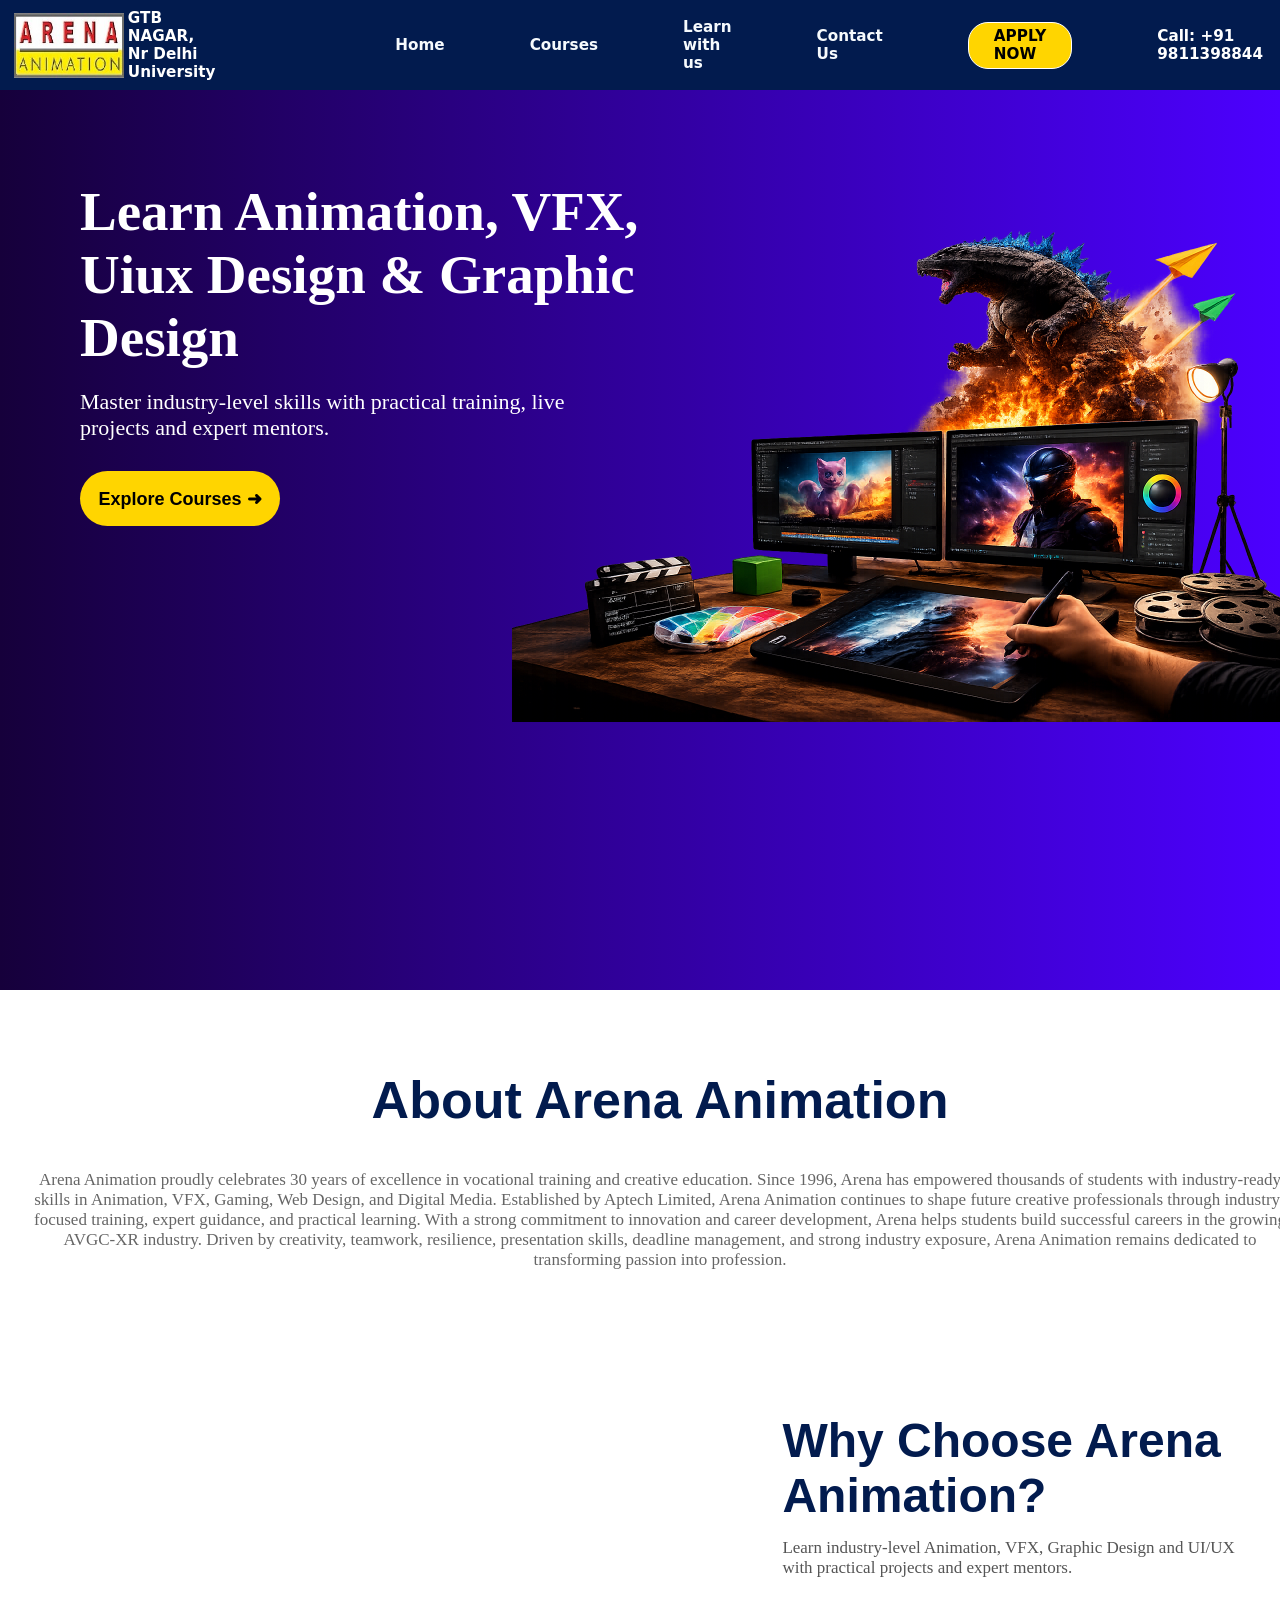
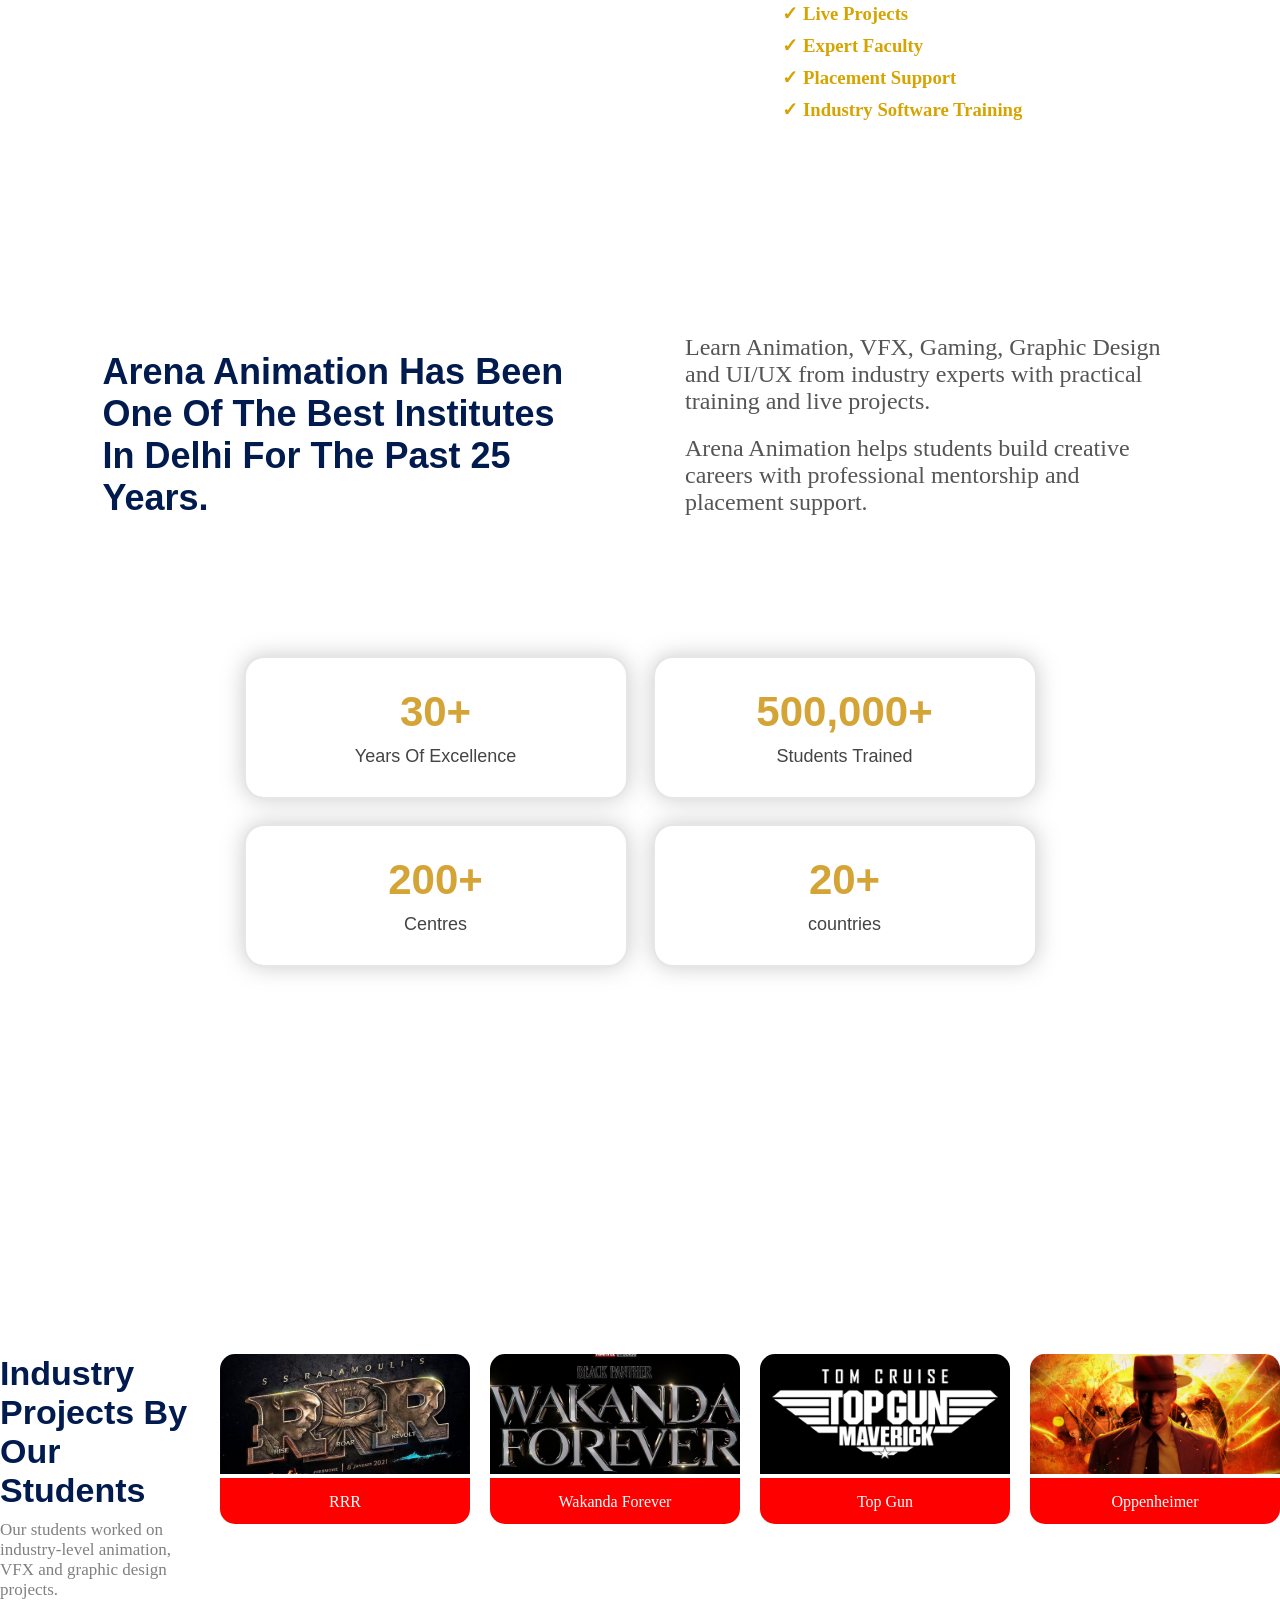
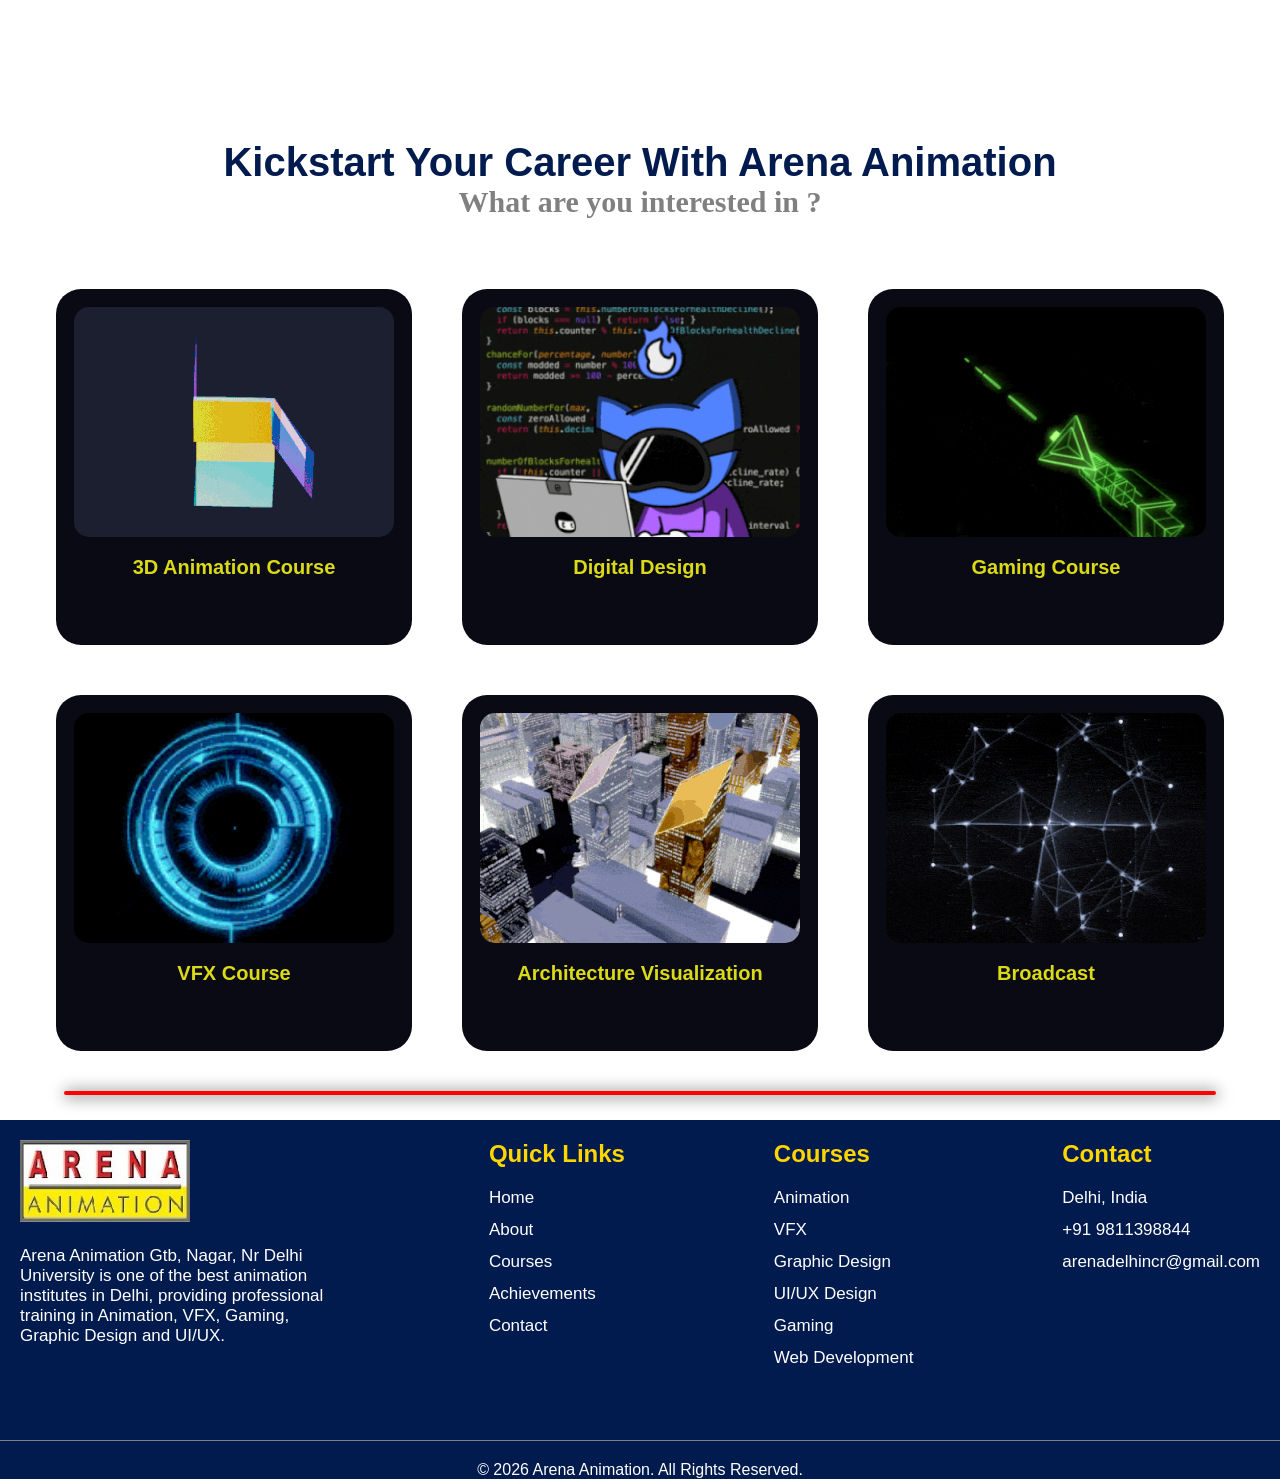
<file: index.html>
<!DOCTYPE html>
<html lang="en">
<head>
    <meta charset="UTF-8">
    <meta name="viewport" content="width=device-width, initial-scale=1.0">
    <link rel="stylesheet" href="index.css">
     <link
    rel="stylesheet" href="https://cdnjs.cloudflare.com/ajax/libs/animate.css/4.1.1/animate.min.css"/>
    <title>Arean Animation</title>
</head>

<header>
<div class="navbar">

    <img src="images/arena-animation-logo.jpg" alt="logo" class="logostyle"><h3 style="margin-right: 100px;">GTB NAGAR, <br/>Nr Delhi University</h3>

    <input type="checkbox" id="menu-toggle">

    <label for="menu-toggle" class="hamburger">
        <span></span>
        <span></span>
        <span></span>
    </label>

    <div class="nav-links">
        <a href="index.html">
        <h3>Home</h3>
        </a>
        <a href="courses.html">
        <h3>Courses</h3>
        </a>
        <a href="learnwithus.html">
        <h3>Learn with us</h3>
        </a>
        <a href="contact.html">
        <h3>Contact Us</h3>
        </a>
        <a href="contact.html">
        <h3 id="button">APPLY NOW</h3>
        </a>
        <h3>Call: +91 9811398844</h3>
    </div>

</div>
      <section>
  <div class='air air1'></div>
  <div class='air air2'></div>
  <div class='air air3'></div>
  <div class='air air4'></div>
</section>

<div id="main-section">
<div id="text">

<h1>Learn Animation, VFX, Uiux Design & Graphic Design</h1>

<p>
Master industry-level skills with practical training,
live projects and expert mentors.
</p>
<a href="courses.html">
<button>Explore Courses ➜</button>
</a>
</div>
<img src="images/mainimg2.PNG" alt="mainimg" id="mainimg">

</div>
</header>

<body>

<section id="about-title">

<h2>About Arena Animation</h2>

<p>
Arena Animation proudly celebrates 30 years of excellence in vocational training and creative education. Since 1996, Arena has empowered thousands of students with industry-ready skills in Animation, VFX, Gaming, Web Design, and Digital Media.
Established by Aptech Limited, Arena Animation continues to shape future creative professionals through industry-focused training, expert guidance, and practical learning. With a strong commitment to innovation and career development, Arena helps students build successful careers in the growing AVGC-XR industry.
Driven by creativity, teamwork, resilience, presentation skills, deadline management, and strong industry exposure, Arena Animation remains dedicated to transforming passion into profession.
</p>

</section>

<section id="about">

<div class="about-img">
<video autoplay muted loop playsinline controlsList="nodownload nofullscreen noremoteplayback" disablePictureInPicture class="gif4style">
<source src="images/gif5.mp4" type="video/mp4">
</video>
</div>

<div class="about-text">
<h1>Why Choose Arena Animation?</h1>
<p>
 Learn industry-level Animation, VFX,
 Graphic Design and UI/UX with
 practical projects and expert mentors.
</p>

        <div class="points">
            <h3>✓ Live Projects</h3>
            <h3>✓ Expert Faculty</h3>
            <h3>✓ Placement Support</h3>
            <h3>✓ Industry Software Training</h3>
        </div>
    </div>

</section>

<section id="stats-section">

 <div class="top-content">

 <div class="left-text">

<h1>

Arena Animation Has Been One Of The Best Institutes

 In Delhi For The Past 25 Years.

</h1>

</div>

 <div class="right-text">

<p>

Learn Animation, VFX, Gaming, Graphic Design and UI/UX

from industry experts with practical training and live projects.

 </p>

<p>

 Arena Animation helps students build creative careers with

 professional mentorship and placement support.

</p>

</div>

</div>

<div class="stats-boxes">

<div class="box">

<h2>30+</h2>

<p>Years Of Excellence</p>

</div>

<div class="box">

<h2>500,000+</h2>

<p>Students Trained</p>

</div>

<div class="box">

 <h2>200+</h2>

<p>Centres</p>

</div>

<div class="box">

 <h2>20+</h2>

<p>countries</p>

</div>

</div>

</section>   


</div>


<section id="industry">

    <div class="left">

        <h1>Industry Projects By Our Students</h1>

        <p>
            Our students worked on industry-level animation,
            VFX and graphic design projects.
        </p>

    </div>

    <div class="right">

        <div class="card">
            <img src="images/rrr.jpg">
            <p>RRR</p>
        </div>

        <div class="card">
            <img src="images/wakanda.jpg">
            <p>Wakanda Forever</p>
        </div>

        <div class="card">
            <img src="images/topgun.png">
            <p>Top Gun</p>
        </div>

        <div class="card">
            <img src="images/oppenheimer.jpg">
            <p>Oppenheimer</p>
        </div>

    </div>

</section>


<div id="courses">
    <h2>Kickstart Your Career With Arena Animation</h2>
    <h3>What are you interested in ?</h3>
</div>
<div id="mainbackground">
</div>
<div id="coursess">
<div class="our-courses">
<img src="images/cube-animation.gif" alt="animation" class="courseimg">
<h2>3D Animation Course</h2>
</div>

<div class="our-courses">
<img src="images/digital.gif" alt="digital-designing" class="courseimg">
<h2>Digital Design</h2>
</div>

<div class="our-courses">
<img src="images/gaming.gif" alt="digital-designing" class="courseimg">
<h2>Gaming Course</h2>
</div>

<div class="our-courses">
<img src="images/vfx.gif" alt="digital-designing" class="courseimg">
<h2>VFX Course</h2>
</div>

<div class="our-courses">
<img src="images/architecture.gif" alt="digital-designing" class="courseimg">
<h2>Architecture Visualization</h2>
</div>

<div class="our-courses">
<img src="images/broadcast.gif" alt="digital-designing" class="courseimg">
<h2>Broadcast</h2>
</div>
</div>

<div id="foreground">   
</div>

<footer id="footer">

 <div class="footer-box">

<div class="footer-about">
 <img src="images/arena-animation-logo.jpg" alt="Arena Animation" class="footer-logo">

<p>
 Arena Animation Gtb, Nagar, Nr Delhi University is one of the best animation institutes in Delhi,
 providing professional training in Animation, VFX, Gaming,
 Graphic Design and UI/UX.
</p>
</div>
<div class="footer-links">
<h2>Quick Links</h2>

<a href="index.html">Home</a>
<a href="index.html#about">About</a>
<a href="index.html#courses">Courses</a>
<a href="index.html#stats-section">Achievements</a>
<a href="contact.html">Contact</a>
 </div>

<div class="footer-links">
 <h2>Courses</h2>

 <a href="courses.html#pop-courses">Animation</a>
<a href="courses.html#pop-courses">VFX</a>
 <a href="courses.html#pop-courses">Graphic Design</a>
 <a href="courses.html#pop-courses">UI/UX Design</a>
 <a href="courses.html#pop-courses">Gaming</a>
 <a href="courses.html#pop-courses">Web Development</a>
</div>
<div class="footer-links">
<h2>Contact</h2>

<p>Delhi, India</p>
 <p>+91 9811398844</p>
<p>arenadelhincr@gmail.com</p>
</div>

</div>

<div class="footer-bottom">
     <p>© 2026 Arena Animation. All Rights Reserved.</p>
 </div>

</footer>

</body>
</html>
</file>
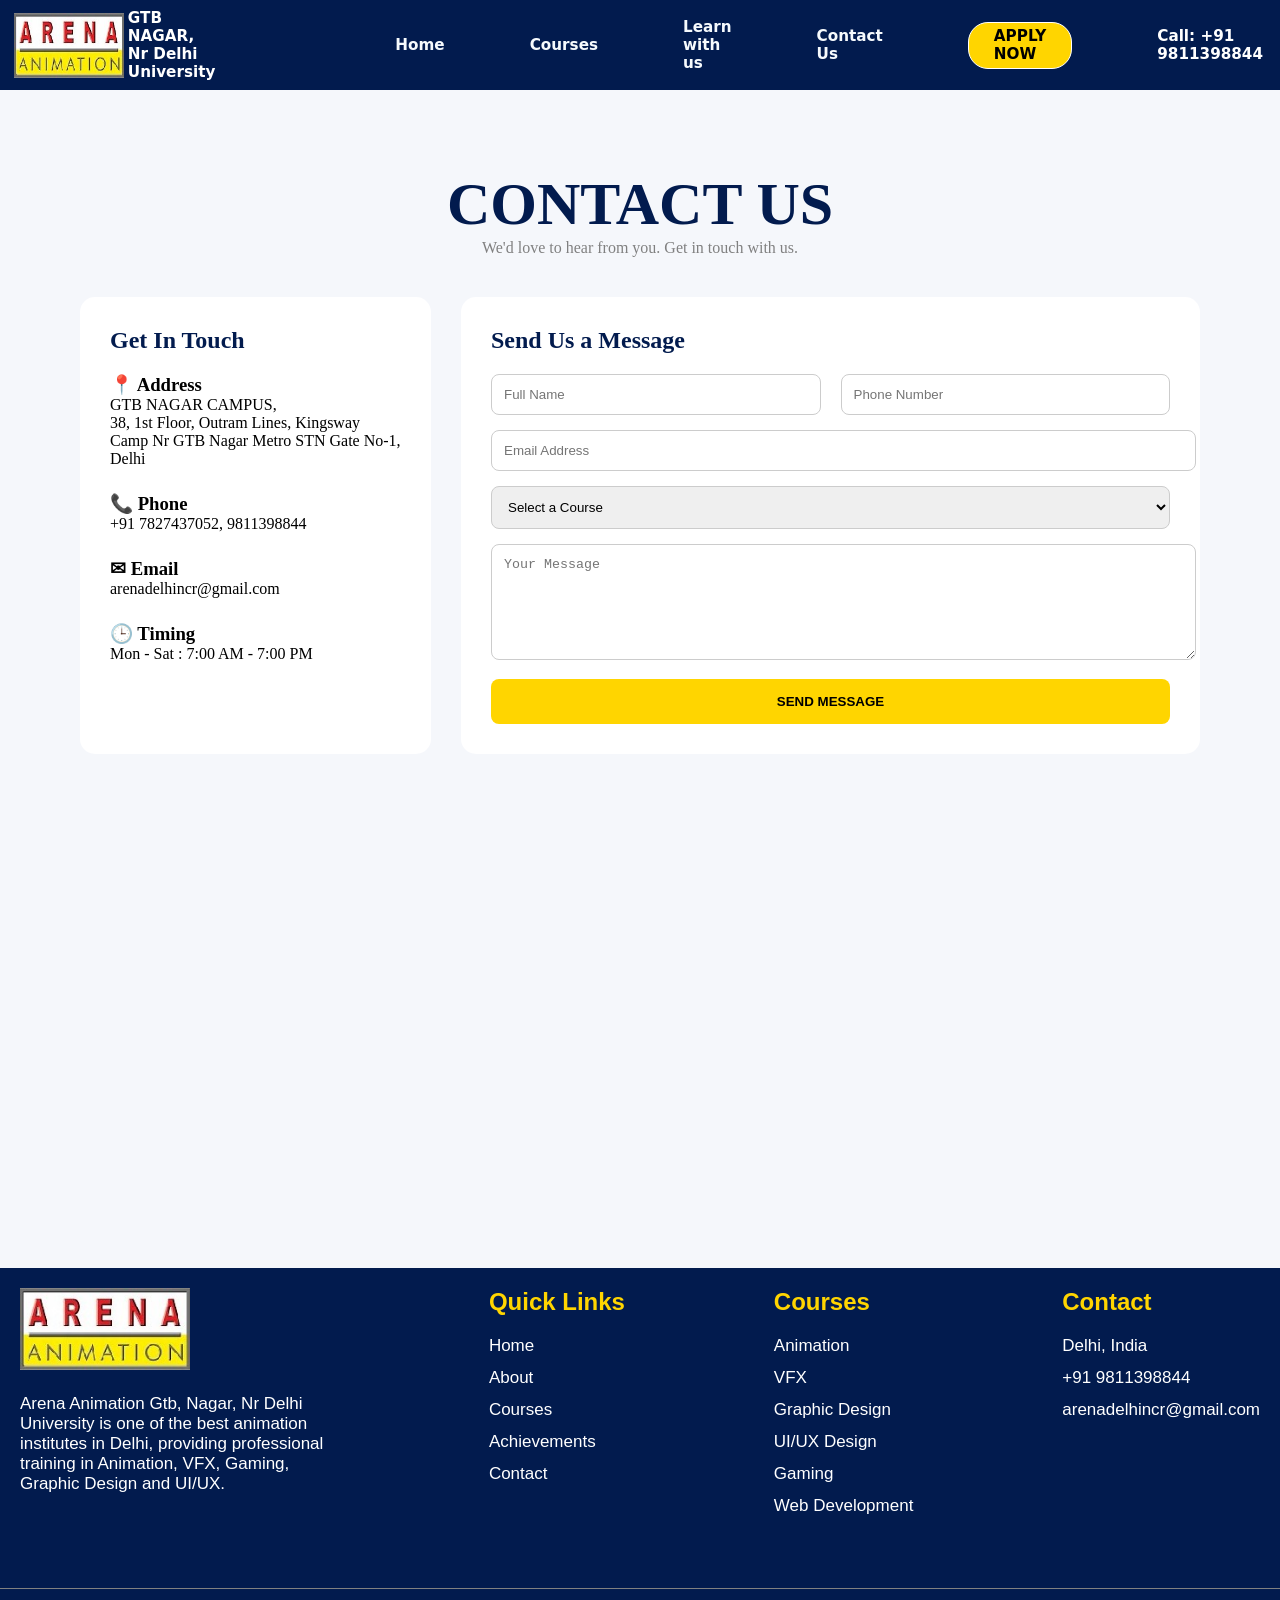
<file: contact.html>
<!DOCTYPE html>
<html lang="en">
<head>
    <meta charset="UTF-8">
    <meta name="viewport" content="width=device-width, initial-scale=1.0">
    <link rel="stylesheet" href="contact.css">
    <title>Contactus</title>
</head>

<header>
<div class="navbar">
<img src="images/arena-animation-logo.jpg" alt="logo" class="logostyle"><h3 style="margin-right: 100px;">GTB NAGAR, <br/>Nr Delhi University</h3>
<input type="checkbox" id="menu-toggle">
<label for="menu-toggle" class="hamburger">
<span></span>
<span></span>
<span></span>
</label>

   <div class="nav-links">
        <a href="index.html">
        <h3>Home</h3>
        </a>
        <a href="courses.html">
        <h3>Courses</h3>
        </a>
        <a href="learnwithus.html">
        <h3>Learn with us</h3>
        </a>
        <a href="contact.html">
        <h3>Contact Us</h3>
        </a>
        <a href="contact.html">
        <h3 id="button">APPLY NOW</h3>
        </a>
        <h3>Call: +91 9811398844</h3>
    </div>
</div>
</header>

<body>
     
<section id="contactus-page">

<h1>CONTACT US</h1>
<p class="subheading">
We'd love to hear from you. Get in touch with us.
</p>

<div class="contactus-container">

<div class="contactus-info">
<h2>Get In Touch</h2>

<div class="info-box">
<h3>📍 Address</h3>
<p>GTB NAGAR CAMPUS,<br>38, 1st Floor, Outram Lines, Kingsway Camp Nr GTB Nagar Metro STN Gate No-1, Delhi</p>
</div>

<div class="info-box">
<h3>📞 Phone</h3>
<p>+91 7827437052, 9811398844</p>
</div>

<div class="info-box">
<h3>✉ Email</h3>
<p>arenadelhincr@gmail.com</p>
</div>

<div class="info-box">
<h3>🕒 Timing</h3>
<p>Mon - Sat : 7:00 AM - 7:00 PM</p>
</div>
</div>

<div class="contactus-form">
<h2>Send Us a Message</h2>

<form>
<div class="form-row">
<input type="text" placeholder="Full Name">
<input type="tel" placeholder="Phone Number">
</div>

<input type="email" placeholder="Email Address">
<select>
<option>Select a Course</option>
<option>Animation</option>
<option>VFX</option>
<option>Graphic Design</option>
<option>UI/UX</option>
<option>Game Development</option>
<option>Web Development</option>
</select>

<textarea rows="6" placeholder="Your Message"></textarea>
<button type="submit">
SEND MESSAGE
</button>
</form>
</div>
</div>

<div class="map-section">
<iframe
src="https://www.google.com/maps/embed?pb=!1m18!1m12!1m3!1d3499.6412765556383!2d77.2051855!3d28.7003755!2m3!1f0!2f0!3f0!3m2!1i1024!2i768!4f13.1!3m3!1m2!1s0x390cfdee23a9f1fd%3A0x7eeb2fefc55b4be6!2sArena%20Animation%20-%20Best%20Animation%20Institute%20in%20Delhi!5e0!3m2!1sen!2sin!4v1780909296655!5m2!1sen!2sin" width="600" height="450" style="border:0;" allowfullscreen="" loading="lazy" referrerpolicy="no-referrer-when-downgrade">
</iframe>
</div>
</section>    

<footer id="footer">
<div class="footer-box">
<div class="footer-about">
 <img src="images/arena-animation-logo.jpg" alt="Arena Animation" class="footer-logo">
<p>
 Arena Animation Gtb, Nagar, Nr Delhi University is one of the best animation institutes in Delhi,
 providing professional training in Animation, VFX, Gaming,
 Graphic Design and UI/UX.
</p>
</div>

<div class="footer-links">
<h2>Quick Links</h2>

<a href="index.html">Home</a>
<a href="index.html#about">About</a>
<a href="index.html#courses">Courses</a>
<a href="index.html#stats-section">Achievements</a>
<a href="contact.html">Contact</a>
 </div>

<div class="footer-links">
 <h2>Courses</h2>

 <a href="courses.html#pop-courses">Animation</a>
<a href="courses.html#pop-courses">VFX</a>
 <a href="courses.html#pop-courses">Graphic Design</a>
 <a href="courses.html#pop-courses">UI/UX Design</a>
 <a href="courses.html#pop-courses">Gaming</a>
 <a href="courses.html#pop-courses">Web Development</a>
</div>

<div class="footer-links">
<h2>Contact</h2>

<p>Delhi, India</p>
 <p>+91 9811398844</p>
<p>arenadelhincr@gmail.com</p>
</div>

</div>

<div class="footer-bottom">
     <p>© 2026 Arena Animation. All Rights Reserved.</p>
 </div>

</footer>


</body>
</html>
</file>
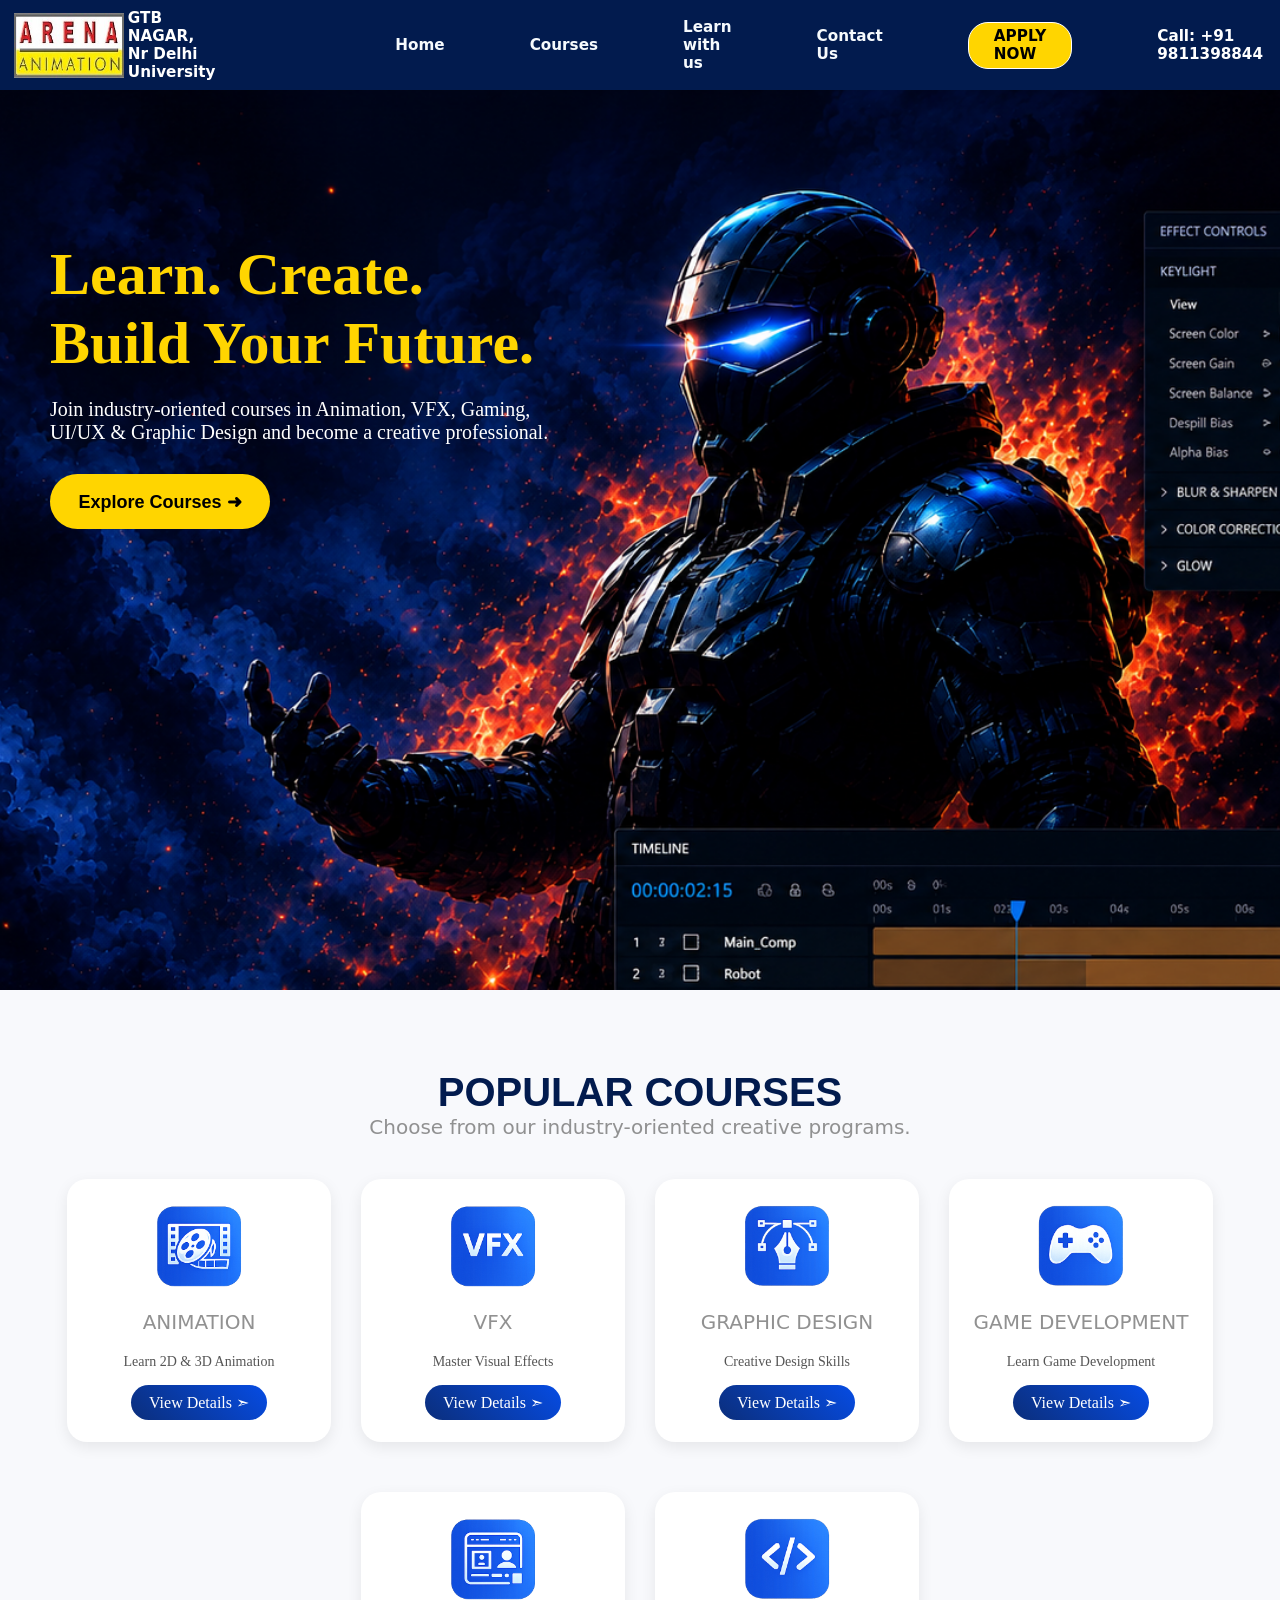
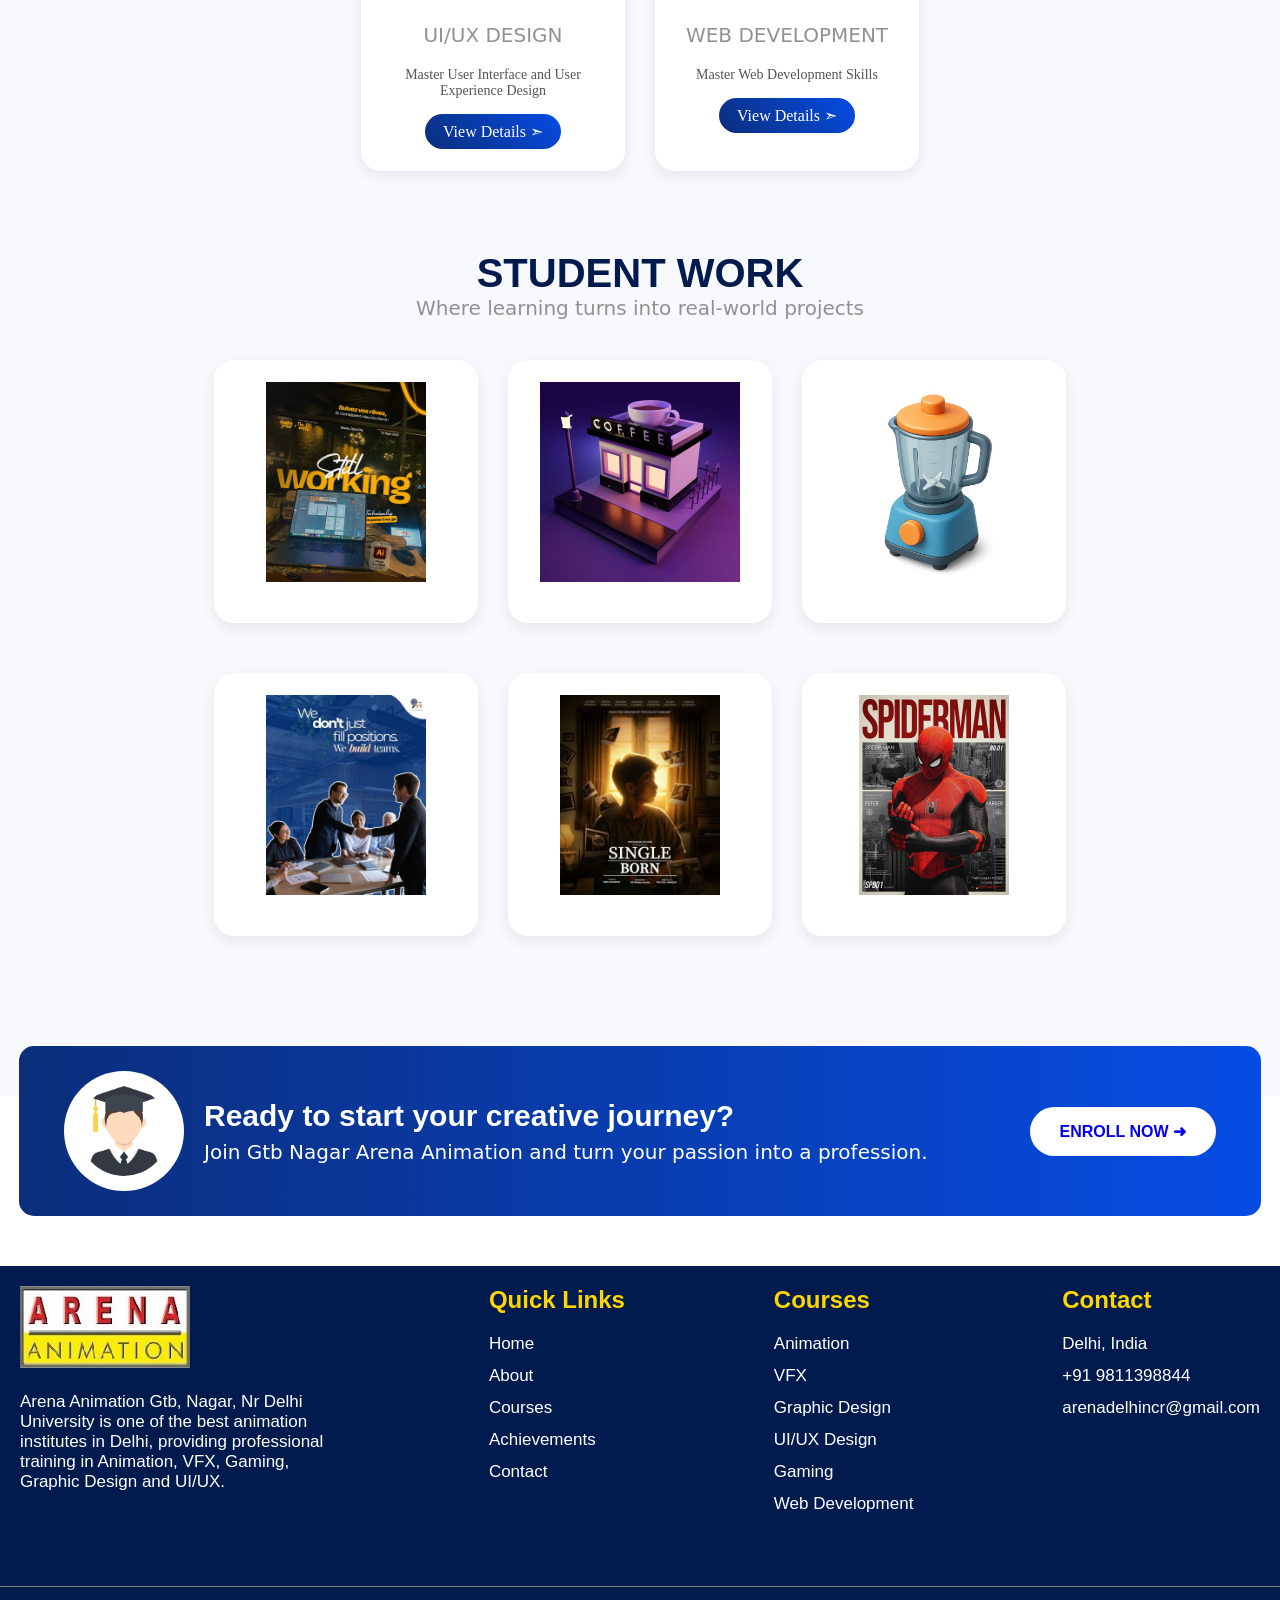
<file: courses.html>
<!DOCTYPE html>
<html lang="en">
<head>
    <meta charset="UTF-8">
    <meta name="viewport" content="width=device-width, initial-scale=1.0">
    <link rel="stylesheet" href="courses.css">
    <title>Document</title>
</head>

<header>

<div class="navbar">

    <img src="images/arena-animation-logo.jpg" alt="logo" class="logostyle"><h3 style="margin-right: 100px;">GTB NAGAR, <br/>Nr Delhi University</h3>

    <input type="checkbox" id="menu-toggle">

    <label for="menu-toggle" class="hamburger">
        <span></span>
        <span></span>
        <span></span>
    </label>

     <div class="nav-links">
        <a href="index.html">
        <h3>Home</h3>
        </a>
        <a href="courses.html">
        <h3>Courses</h3>
        </a>
        <a href="learnwithus.html">
        <h3>Learn with us</h3>
        </a>
        <a href="contact.html">
        <h3>Contact Us</h3>
        </a>
        <a href="contact.html">
        <h3 id="button">APPLY NOW</h3>
        </a>
        <h3>Call: +91 9811398844</h3>
    </div>
    </div>

<div id="course-section">

    <div id="course-text">

        <h1>Learn. Create.<br> Build Your Future.</h1>

        <p>
            Join industry-oriented courses in Animation,
            VFX, Gaming, UI/UX & Graphic Design and become
            a creative professional.
        </p>
        <a href="#pop-courses">
        <button>Explore Courses ➜</button>
        </a>
    </div>

</div>

</header>

<body>
    
<section id="pop-courses">

<h2>POPULAR COURSES</h2>
<h3>Choose from our industry-oriented creative programs.</h3>

<div class="course-container"> 

<div class="card">
    <img src="images/animation-icon.png" alt="animation-icon" class="course-icon">
    <h3>ANIMATION</h3>
    <p>Learn 2D & 3D Animation</p>
    <a href="#">View Details ➣</a>
</div>

<div class="card">
    <img src="images/vfx-icon.png" alt="animation-icon">
    <h3>VFX</h3>
    <p>Master Visual Effects</p>
    <a href="#">View Details ➣</a>
</div>

<div class="card">
    <img src="images/graphic-icon.png" alt="animation-icon">
    <h3>GRAPHIC DESIGN</h3>
    <p>Creative Design Skills</p>
    <a href="#">View Details ➣</a>
</div>

<div class="card">
    <img src="images/games-icon.png" alt="animation-icon">
    <h3>GAME DEVELOPMENT</h3>
    <p>Learn Game Development</p>
    <a href="#">View Details ➣</a>
</div>

<div class="card">
    <img src="images/uiux-icon.png" alt="animation-icon">
    <h3>UI/UX DESIGN</h3>
    <p>Master User Interface and User Experience Design</p>
    <a href="#">View Details ➣</a>
</div>

<div class="card">
    <img src="images/development-icon.png" alt="animation-icon">
    <h3>WEB DEVELOPMENT</h3>
    <p>Master Web Development Skills</p>
    <a href="#">View Details ➣</a>
</div>
</div>

<section id="student-work">

<h2>STUDENT WORK</h2>
<h3>Where learning turns into real-world projects</h3>

<div class="student-work-container">

<div class="work-card">
    <img src="images/student-work1.jpg" alt="student-work">
</div>

<div class="work-card">
    <img src="images/student-work2.jpg" alt="student-work">
</div>

<div class="work-card">
    <img src="images/student-work3.jpg" alt="student-work">
</div>

<div class="work-card">
    <img src="images/student-work4.jpg" alt="student-work">
</div>

<div class="work-card">
    <img src="images/student-work5.jpg" alt="student-work">
</div>

<div class="work-card">
    <img src="images/student-work6.jpg" alt="student-work">
</div>

</section>

</section>   

<section class="cta">
 <div class="cta-left">
  <div class="icon">
 <img src="images/graduated.png" alt="graduated-icon">
  </div>  

<div class="cta-text">
  <h2>Ready to start your creative journey?</h2>  
  <p>Join Gtb Nagar Arena Animation and turn your passion into a profession.</p>
</div>
 </div>   

<a href="contact.html" class="cta-button">ENROLL NOW ➜</a>
</section>





<footer id="footer">

 <div class="footer-box">

<div class="footer-about">
 <img src="images/arena-animation-logo.jpg" alt="Arena Animation" class="footer-logo">

<p>
 Arena Animation Gtb, Nagar, Nr Delhi University is one of the best animation institutes in Delhi,
 providing professional training in Animation, VFX, Gaming,
 Graphic Design and UI/UX.
</p>
</div>

<div class="footer-links">
<h2>Quick Links</h2>

<a href="index.html">Home</a>
<a href="index.html#about">About</a>
<a href="index.html#courses">Courses</a>
<a href="index.html#stats-section">Achievements</a>
<a href="contact.html">Contact</a>
 </div>

<div class="footer-links">
 <h2>Courses</h2>

 <a href="#pop-courses">Animation</a>
<a href="#pop-courses">VFX</a>
 <a href="#pop-courses">Graphic Design</a>
 <a href="#pop-courses">UI/UX Design</a>
 <a href="#pop-courses">Gaming</a>
 <a href="#pop-courses">Web Development</a>
</div>

<div class="footer-links">
<h2>Contact</h2>

<p>Delhi, India</p>
 <p>+91 9811398844</p>
<p>arenadelhincr@gmail.com</p>
</div>

</div>

<div class="footer-bottom">
     <p>© 2026 Arena Animation. All Rights Reserved.</p>
 </div>

</footer>

</body>
</html>
</file>
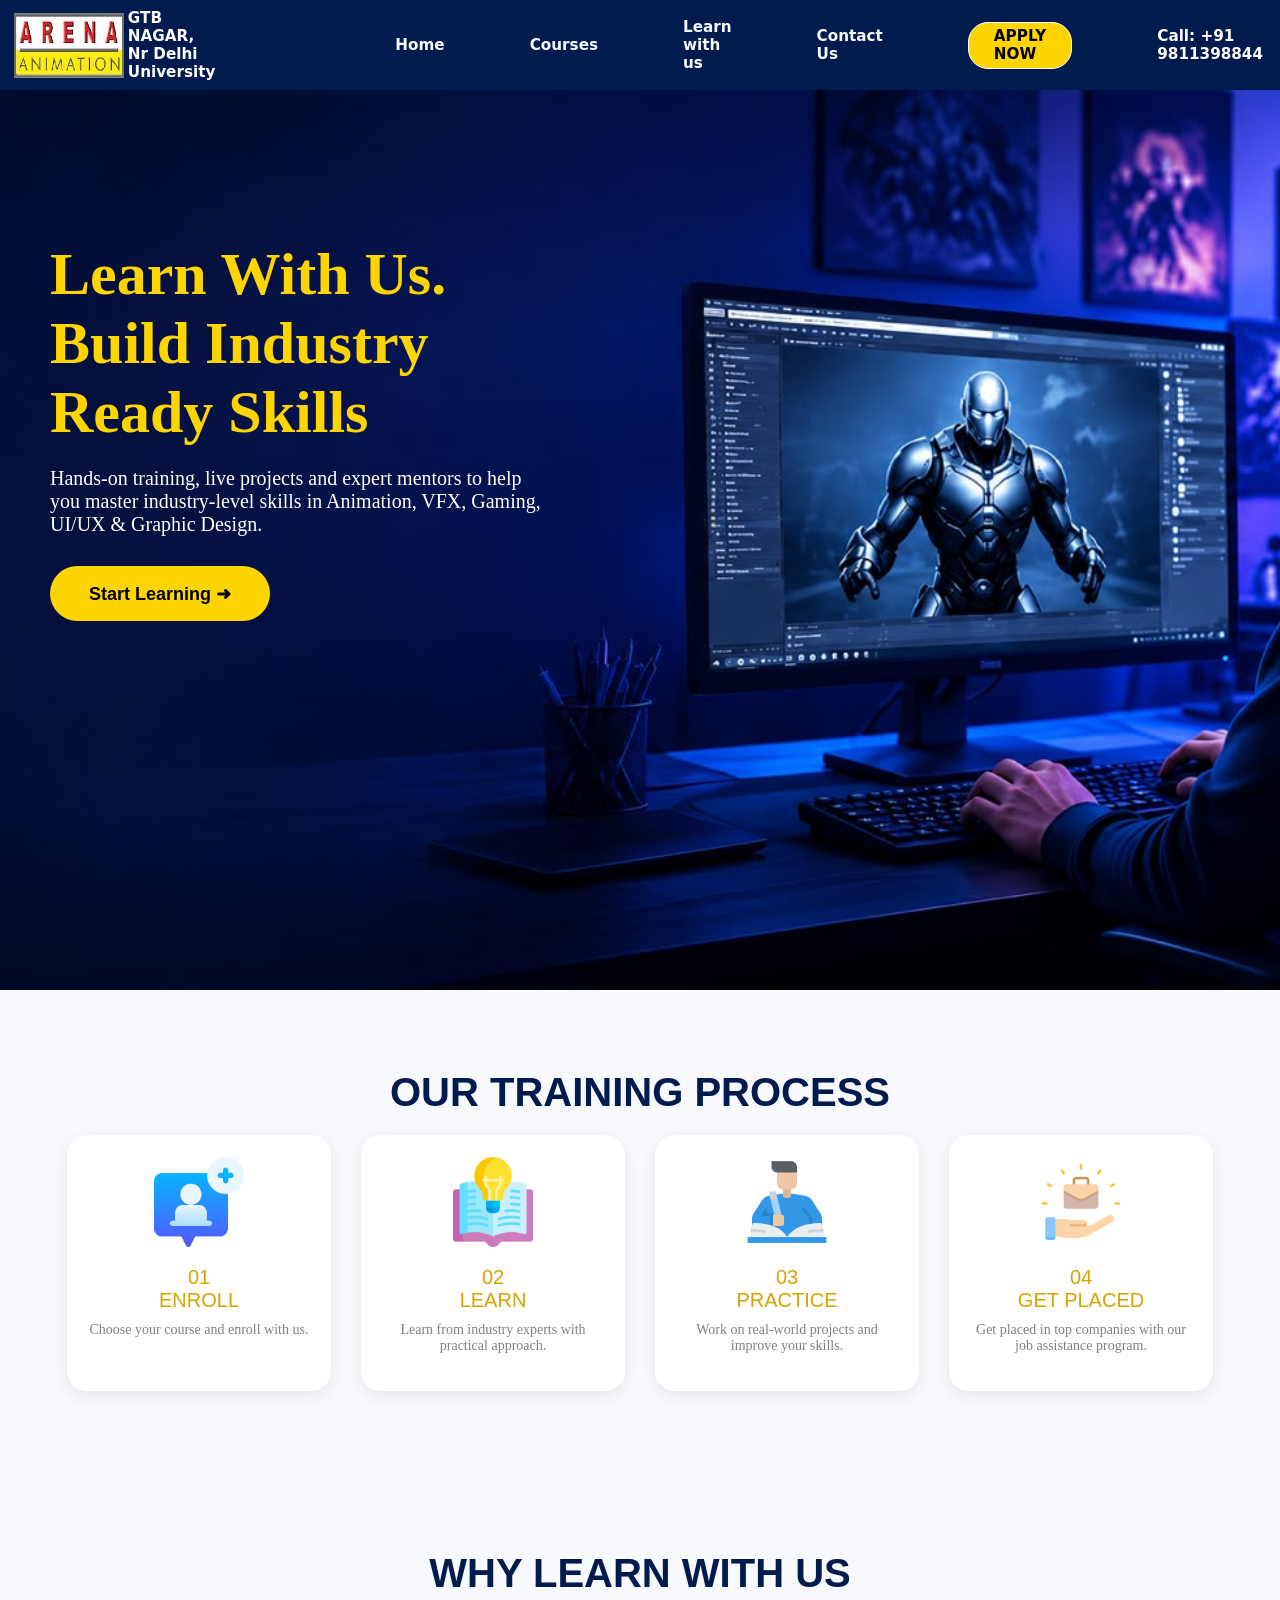
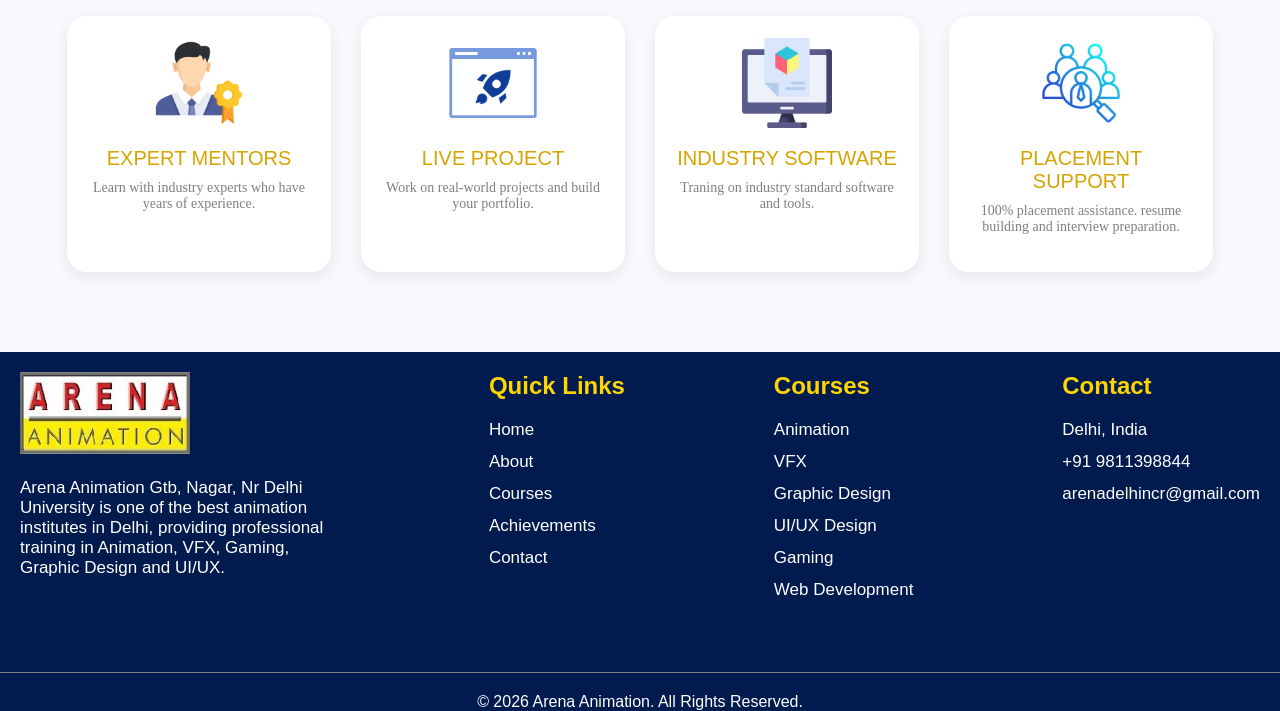
<file: learnwithus.html>
<!DOCTYPE html>
<html lang="en">
<head>
    <meta charset="UTF-8">
    <meta name="viewport" content="width=device-width, initial-scale=1.0">
    <link rel="stylesheet" href="learnwithus.css">
    <title>Gtb Arena Animation</title>
</head>

<header>

<div class="navbar">

    <img src="images/arena-animation-logo.jpg" alt="logo" class="logostyle"><h3 style="margin-right: 100px;">GTB NAGAR, <br/>Nr Delhi University</h3>

    <input type="checkbox" id="menu-toggle">

    <label for="menu-toggle" class="hamburger">
        <span></span>
        <span></span>
        <span></span>
    </label>

    <div class="nav-links">
        <a href="index.html">
        <h3>Home</h3>
        </a>
        <a href="courses.html">
        <h3>Courses</h3>
        </a>
        <a href="learnwithus.html">
        <h3>Learn with us</h3>
        </a>
        <a href="contact.html">
        <h3>Contact Us</h3>
        </a>
        <a href="contact.html">
        <h3 id="button">APPLY NOW</h3>
        </a>
        <h3>Call: +91 9811398844</h3>
    </div>
    </div>

<div id="learn-section">
<div id="learn-text">
 <h1>Learn With Us.<br> Build Industry<br>Ready Skills</h1>

<p>
Hands-on training, live projects and expert mentors to help you master industry-level skills in Animation, VFX, Gaming, UI/UX & Graphic Design.
</p>
<a href="contact.html">
<button>Start Learning ➜</button>
</a>
</div>
</div>
</header>

<body>
 
<section id="learnwithus">

<h2>OUR TRAINING PROCESS</h2>

<div class="training-container"> 

<div class="training-card">
    <img src="images/enroll.png" alt="animation-icon" class="training-icon">
    <h3>01 <br>ENROLL</h3>
    <p>Choose your course and enroll with us.</p>   
</div>

<div class="training-card">
    <img src="images/learn.png" alt="animation-icon" class="training-icon">
    <h3>02 <br>LEARN</h3>
    <p>Learn from industry experts with practical approach.</p>   
</div>

<div class="training-card">
    <img src="images/practice.png" alt="animation-icon" class="training-icon">
    <h3>03 <br>PRACTICE</h3>
    <p>Work on real-world projects and improve your skills.</p>
</div>

<div class="training-card">
    <img src="images/get-placed.png" alt="animation-icon" class="training-icon">
    <h3>04 <br>GET PLACED</h3>
    <p>Get placed in top companies with our job assistance program.</p>
</div>
</div>
</section>    
    
<section id="whylearnwithus">

<h2>WHY LEARN WITH US</h2>

<div class="training-container"> 

<div class="learning-card">
    <img src="images/mentoring.png" alt="expert-mentors-icon" class="learning-icon">
    <h3>EXPERT MENTORS</h3>
    <p>Learn with industry experts who have years of experience.</p>   
</div>

<div class="learning-card">
    <img src="images/live-project.png" alt="live-project-icon" class="learning-icon">
    <h3>LIVE PROJECT</h3>
    <p>Work on real-world projects and build your portfolio.</p>   
</div>

<div class="learning-card">
    <img src="images/industry-software.png" alt="industry-software-icon" class="learning-icon">
    <h3>INDUSTRY SOFTWARE</h3>
    <p>Traning on industry standard software and tools.</p>
</div>

<div class="learning-card">
    <img src="images/placement-support.png" alt="placement-support-icon" class="learning-icon">
    <h3>PLACEMENT SUPPORT</h3>
    <p>100% placement assistance. resume building and interview preparation.</p>
</div>
</div>    
</section> 

<footer id="footer">

 <div class="footer-box">

<div class="footer-about">
 <img src="images/arena-animation-logo.jpg" alt="Arena Animation" class="footer-logo">

<p>
 Arena Animation Gtb, Nagar, Nr Delhi University is one of the best animation institutes in Delhi,
 providing professional training in Animation, VFX, Gaming,
 Graphic Design and UI/UX.
</p>
</div>

<div class="footer-links">
<h2>Quick Links</h2>

<a href="index.html">Home</a>
<a href="index.html#about">About</a>
<a href="index.html#courses">Courses</a>
<a href="index.html#stats-section">Achievements</a>
<a href="contact.html">Contact</a>
 </div>

<div class="footer-links">
 <h2>Courses</h2>

 <a href="courses.html#pop-courses">Animation</a>
<a href="courses.html#pop-courses">VFX</a>
 <a href="courses.html#pop-courses">Graphic Design</a>
 <a href="courses.html#pop-courses">UI/UX Design</a>
 <a href="courses.html#pop-courses">Gaming</a>
 <a href="courses.html#pop-courses">Web Development</a>
</div>

<div class="footer-links">
<h2>Contact</h2>

<p>Delhi, India</p>
 <p>+91 9811398844</p>
<p>arenadelhincr@gmail.com</p>
</div>

</div>

<div class="footer-bottom">
     <p>© 2026 Arena Animation. All Rights Reserved.</p>
 </div>

</footer>


</body>
</html>
</file>
<file: index.css>
.navbar{
    display:flex;
    justify-content:space-between;
    align-items:center;
    padding:15px 30px;
    height: 60px;
    font-size:13px;
    background: #021b4e;
    color:white;
    font-family:system-ui,-apple-system,BlinkMacSystemFont,'Segoe UI',Roboto,Oxygen,Ubuntu,Cantarell,'Open Sans','Helvetica Neue',sans-serif;
}

.nav-links a{
    color: #f6fafd;
    text-decoration: none;
}

.nav-links a:hover{
    color: #ffd500;
    transition: 0.3s;
}

.logostyle{
    height:65px;
    width: 9%;
    margin-left: -20px;
    padding: 4px;;
}

.iconstyle{
    display: none;
    height:25px;
    width: 2%;
    margin-top:4px;
    
}

#menu-toggle{
    display:none;
}

.hamburger{
    display:none;
    flex-direction:column;
    gap:5px;
    cursor:pointer;
    z-index: 9999;
    position: relative;
}



.hamburger span{
    width:28px;
    height:3px;
    background:white;
    border-radius:5px;
}

.nav-links{
    display:flex;
    align-items:center;
    gap:85px;
    margin-left: 80px;

}

#button{

padding:4.5px 25px;
border: 1px solid white;
border-radius: 20px;
background: #ffd500;
color:rgb(0, 0, 0);
font-weight: bolder;
}

#button:hover{
background: white;
color: black;
transition: 0.25s;

}


*{
  margin: 0;
  padding: 0;
}
section{
  position: relative;
  width: 100%;
  height: 100vh;
  background: linear-gradient(to right,#16003b,#4c00ff);
  overflow: hidden;
}
section .air{
  position: absolute;
  bottom: 0;
  left: 0;
  width: 100%;
  height: 100px;
  background: url(https://1.bp.blogspot.com/-xQUc-TovqDk/XdxogmMqIRI/AAAAAAAACvI/AizpnE509UMGBcTiLJ58BC6iViPYGYQfQCLcBGAsYHQ/s1600/wave.png);
  background-size: 1000px 100px
}
section .air.air1{
  animation: wave 30s linear infinite;
  z-index: 1000;
  opacity: 1;
  animation-delay: 0s;
  bottom: 0;
}
section .air.air2{
  animation: wave2 15s linear infinite;
  z-index: 999;
  opacity: 0.5;
  animation-delay: -5s;
  bottom: 10px;
}
section .air.air3{
  animation: wave 30s linear infinite;
  z-index: 998;
  opacity: 0.2;
  animation-delay: -2s;
  bottom: 15px;
}
section .air.air4{
  animation: wave2 5s linear infinite;
  z-index: 997;
  opacity: 0.7;
  animation-delay: -5s;
  bottom: 20px;
}
@keyframes wave{
  0%{
    background-position-x: 0px; 
  }
  100%{
    background-position-x: 1000px; 
  }
}
@keyframes wave2{
  0%{
    background-position-x: 0px; 
  }
  100%{
    background-position-x: -1000px; 
  }
}

#text{
    position: absolute;
    top: 180px;
    left: 80px;
    color: white;
}

#text h1{
    font-size: 55px;
    width: 600px;
}

#text p{
    font-size: 22px;
    width: 500px;
    margin-top: 20px;
}

#text button{
    width: 200px;
    height: 55px;
    margin-top: 30px;
    border: none;
    border-radius: 40px;
    background: #FFD500;
    font-size: 18px;
    font-weight: bolder;
}

#text button:hover{
background: white;
color: black;
transition: 0.25s;

}

#mainimg{

width:60%;
max-width: 850px;
height: auto;
position: absolute;
right: 0px;
top:210px;

}

#about-title{
    text-align: center;
    padding: 30px 20px 10px;
    background: white;
    height: auto;
    
}

#about-title h2{
    font-size: 52px;
    font-family: poppins, sans-serif;
    font-weight:750;
    color: #021b4e;
    margin-top: 50px;
    margin-bottom: 40px;
}

#about-title p{
    font-size: 17px;
    color: #666;
    max-width: 1400px;
    margin: auto;
}

#about{
    display: flex;
    align-items: center;
    justify-content: center;
    height: auto;
    padding: 80px 8%;
    gap: 80px;
    background: white;
    
}

.about-img{
    width: 40%;
    height: auto;
}

.gif4style{
    width: 100%;
    height:420px;
    object-fit: cover;
    border-radius: 20px;
}

.about-text{
    width: 40%;
}

.about-text h1{
    font-size: 48px;
    font-family: poppins, sans-serif;
    color: #021b4e;
    margin-bottom: 15px;
}

.about-text p{
    width: 90%;
    font-size: 17px;
    color: #555;
    margin-bottom: 20px;
}

.points{
    margin-top: 25px;
}

.points h3{
    color: #d6a400;
    margin-bottom: 10px;
}



#stats-section{
    width: auto;
    padding: 70px 8%;
    background: white;
}


.top-content{
    display: flex;
    justify-content: space-between;
    align-items: center;
    gap: 90px;
    margin-bottom: 30px;
}

.left-text{
    width: 50%;
}

.right-text{
    width: 50%;
}


.left-text h1{
    font-size: 36px;
    color: #021b4e;
    font-family: poppins, sans-serif;
    font-weight: bold;
}


.right-text p{
    font-size: 24px;
    color: #555;
    margin-bottom: 20px;
    
}


.stats-boxes{
    display: flex;
    flex-wrap: wrap;
    gap: 25px;
    justify-content: center;
    margin-top: 120px;
    
}


.box{
    width: 320px;
    padding: 30px;
    border: 2px solid #e6e6e6;
    border-radius: 20px;
    background: white;
    text-align: center;
    box-shadow: 0px 0px 22px rgba(128, 128, 128, 0.408);
}


.box h2{
    font-size: 42px;
    color: #d4a437;
    margin-bottom: 10px;
    font-family: poppins, sans-serif;
    text-align: center;
}


.box p{
    font-size: 18px;
    color: #444;
    font-family: poppins, sans-serif;
    text-align: center;
}


#industry{
    display: flex;
    gap: 17px;
    justify-content: center;
    height: auto;
    background: white;
    margin-top: 50px;
}

.left{
    width: 300px;
}

.left h1{
    color: #021b4e;
    font-size: 34px;
    font-family: poppins, sans-serif;
}

.left p{
    font-size: 17px;
    margin-top: 10px;
    color: gray;
    
}

.right{
    display: flex;
    gap: 20px;
}

.card{
    width: 250px;
    height: 170px;;
    background: white;
    border-radius: 15px;
    overflow: hidden;
}

.card img{
    width: 100%;
    height: 120px;
    object-fit: cover;
}

.card p{
    text-align: center;
    padding: 15px;
    background: red;
    color: white;
}


#courses{

display: flex;
flex-wrap: wrap;
background: rgb(255, 255, 255);
color: rgb(17, 17, 18);
flex-direction: column;
align-items: center;
margin-top: 140px;
padding-bottom: 20px;
}

#courses h2{
display: flex;
flex-wrap: wrap;
font-size: 40px;
font-weight: bolder;
font-family: poppins, sans-serif;
color: #021b4e;

}
#courses h3{
display: flex;
flex-wrap: wrap;
font-size: 30px;
color: gray;


}

#mainbackground{
background: rgb(255, 255, 255);
padding: 25px;


}


#coursess{
display: flex;
flex-wrap: wrap;
gap: 50px;
flex-direction: row;
justify-content: center;
align-items: center;


}

.our-courses{
width: 320px;
height: 320px;
background: rgb(10, 10, 20);
padding: 18px;
border-radius: 25px;
box-shadow: 0px 0px 18px 1px rgba(255, 255, 255, 0.25);
}

.our-courses h2{
color: rgb(218, 218, 23);
text-align: center;
font-family: poppins, sans-serif;
font-size: 20px;
margin-top: 15px;
}

.courseimg{

width: 100%;
height:230px;
object-fit: cover;
border-radius: 15px;
}

#foreground{
display: flex;
flex-wrap: wrap;
width:90%;
padding: 2px 0px;
background: rgb(255, 0, 0);
box-shadow: 1px 1px 15px 1px rgb(94, 93, 93);
margin: auto;
border-radius: 50px;
margin-bottom: 25px;
margin-top: 40px;
}


#footer{
    width: 100%;
    background: #021b4e;
    overflow: hidden;
}

.footer-box{
    display: flex;
    justify-content: space-between;
    flex-wrap: wrap;
    gap: 40px;
    padding: 20px;
    
}

.footer-about{
    width: 320px;
}

.footer-logo{
    width: 170px;
    margin-bottom: 20px;
}

.footer-about p{
    color: white;
    font-size: 17px;
    font-family: poppins, sans-serif;
}

.footer-links{
    display: flex;
    flex-direction: column;
}

.footer-links h2{
    color: #FFD500;
    margin-bottom: 20px;
    font-family: poppins, sans-serif;
}

.footer-links a{
    text-decoration: none;
    color: white;
    margin-bottom: 12px;
    font-size: 17px;
    font-family: poppins, sans-serif;
}

.footer-links p{
    color: white;
    margin-bottom: 12px;
    font-size: 17px;
    font-family: poppins, sans-serif;
}

.footer-bottom{
    border-top: 1px solid gray;
    margin-top: 40px;
    padding-top: 20px;
    text-align: center;
}

.footer-bottom p{
    color: white;
    font-size: 16px;
    font-family: poppins, sans-serif;
}



@media screen and (max-width:480px){

.navbar{
    position:relative;
    padding:10px;
}

.logostyle{
    width:70px;
    height:auto;
    margin-left:0;
}

.navbar h3{
    font-size:15px;
}

.hamburger{
    display:flex;
}

#menu-toggle:checked + .hamburger span{
    background: #ffd500;
}

.nav-links{
    display:none;
    position:absolute;
    top:80px;
    left:0;
    width:100%;
    background:#021b4e;
    flex-direction:column;
    text-align:center;
    gap:20px;
    padding:20px 0;
    z-index:999;
    margin-left:0;
}

#menu-toggle:checked ~ .nav-links{
    display:flex;
}


section{
    height:601px;
    width: auto;
}

#text{
    position:absolute;
    top:100px;
    left:0;
    width:100%;
    padding:15px;
    text-align:center;
    z-index:2;
    box-sizing:border-box;
}

#text h1{
    width:100%;
    font-size:28px;

}

#text p{
    width:100%;
    font-size:15px;
}

#text button{
    width:190px;
    height:45px;
    font-size:16px;
}

#mainimg{
    width:100%;
    height:auto;
    position:absolute;
    top:360px;
    left:50%;
    transform:translateX(-50%);
}



#about-title h2{
    font-size:32px;
    align-items: center;
    margin-top: 12px;
}

#about-title p{
    font-size:14px;
    text-align: center;
}


#about{
    display: flex;
    flex-direction:column;
    align-items: center;
    text-align: center;
    gap:15px;
    padding:30px 10px;
}

.about-img{
    display: flex;
    justify-content: center;
    align-items: center;
    width:100%;
    
}

.about-text{
    display: flex;
    justify-content: center;
    flex-direction: column;
    align-items: center;
    width:100%;
    margin: auto;
    
}

.about-text h1{
margin-top: 15px;
font-size:32px;
}

.about-text p{
    margin-top: 8px;
    font-size:16px;
}

.about,.points{

margin-top: 10px;

}

.gif4style{
    width: 90%;
    max-width: 350px;
    height: auto;
    margin:auto;
}

#stats-section{
height: auto;
padding:30px 15px;

}

.stats-boxes{
    display:flex;
    flex-direction:column;
    align-items:center;
    gap:20px;
    margin-top:40px;
}

.top-content{
    flex-direction:column;
    gap:20px;
   
}

.left-text,
.right-text{
    width:100%;
    text-align:center;
}

.left-text h1{
    font-size:28px;
}

.right-text p{
    font-size:16px;
}

.box{
    width:90%;
    padding: 10px;
    
    
}

.box h2{
    font-size:32px;
}

.box p{
    font-size:16px;
}



#industry{
    flex-direction:column;
    padding:20px;
}

.left{
    width:100%;
    text-align:center;
}

.left h1{
    font-size:32px;
    margin-bottom: 30px;
}

.left p{
    font-size:16px;
    margin-bottom: 20px;
}


.right{
    flex-direction:column;
    align-items:center;
}

.card{
    width:95%;
    
}

#courses{

margin-top:80px;    

}

#courses h2{
    font-size:26px;
    text-align:center;
}

#courses h3{
    font-size:18px;
}

.our-courses{
    width:80%;
    height:auto;
}



.footer-box{
    flex-direction:column;
    text-align:center;
   
}

.footer-about{
    width:100%;
}

.footer-bottom{
    
margin-bottom: 5px;
}

}
</file>
<file: contact.css>
*{
  margin: 0;
  padding: 0;
}


.navbar{
    display:flex;
    justify-content:space-between;
    align-items:center;
    padding:15px 30px;
    height: 60px;
    font-size:13px;
    background: #021b4e;
    color:white;
    font-family:system-ui,-apple-system,BlinkMacSystemFont,'Segoe UI',Roboto,Oxygen,Ubuntu,Cantarell,'Open Sans','Helvetica Neue',sans-serif;
}

.nav-links a{
    color: #f6fafd;
    text-decoration: none;
}

.nav-links a:hover{
    color: #ffd500;
    transition: 0.3s;
}


.logostyle{
    height:65px;
    width: 9%;
    margin-left: -20px;
    padding: 4px;;
}

.iconstyle{
    display: none;
    height:25px;
    width: 2%;
    margin-top:4px;
    
}

#menu-toggle{
    display:none;
}

.hamburger{
    display:none;
    flex-direction:column;
    gap:5px;
    cursor:pointer;
    z-index: 9999;
    position: relative;
}

.hamburger span{
    width:28px;
    height:3px;
    background:white;
    border-radius:5px;
}

.nav-links{
    display:flex;
    align-items:center;
    gap:85px;
    margin-left: 80px;

}

#button{
   
padding:4.5px 25px;
border: 1px solid white;
border-radius: 20px;
background: #ffd500;
color:rgb(0, 0, 0);
font-weight: bolder;
}

#button:hover{
background: white;
color: black;
transition: 0.25s;
}


#contactus-page{
padding:80px;
background: #f5f7fb;
}

#contactus-page h1{
text-align: center;
font-size: 60px;
color: #021b4e;
}

.subheading{
text-align: center;
margin-bottom: 40px;
color: gray;
}

.contactus-container{
display: flex;
gap: 30px;
}    

.contactus-info{
width:30%;
background: white;
padding: 30px;
border-radius: 15px;
}    

.contactus-form{
width:70%;
background: white;
padding: 30px;
border-radius: 15px;
}

.contactus-info h2{
color: #021b4e;
margin-bottom: 20px;
}

.contactus-form h2{
color: #021b4e;
margin-bottom: 20px;
}

.info-box{
margin-bottom: 25px;
}

.form-row{
display: flex;
gap: 20px;
}

.form-row input{
width:50%;
}

.contactus-form input{
width:100%;
padding: 12px;
border: 1px solid #ccc;
border-radius: 8px;
margin-bottom: 15px;
}

.contactus-form select{
width:100%;
padding: 12px;
border: 1px solid #ccc;
border-radius: 8px;
margin-bottom: 15px;
}

.contactus-form textarea{
width:100%;
padding: 12px;
border: 1px solid #ccc;
border-radius: 8px;
margin-bottom: 15px;
}

.contactus-form button{
width: 100%;
padding: 15px;
background: #ffd500;
border: none;
border-radius: 8px;
font-weight: bold;
}

.map-section{
margin-top: 30px;
}

.map-section iframe{
width: 100%;
height: 400px;
border: none;
}

#footer{
    width: 100%;
    background: #021b4e;
    overflow: hidden;
}

.footer-box{
    display: flex;
    justify-content: space-between;
    flex-wrap: wrap;
    gap: 40px;
    padding: 20px;
    
}

.footer-about{
    width: 320px;
}

.footer-logo{
    width: 170px;
    margin-bottom: 20px;
}

.footer-about p{
    color: white;
    font-size: 17px;
    font-family: poppins, sans-serif;
}

.footer-links{
    display: flex;
    flex-direction: column;
}

.footer-links h2{
    color: #FFD500;
    margin-bottom: 20px;
    font-family: poppins, sans-serif;
}

.footer-links a{
    text-decoration: none;
    color: white;
    margin-bottom: 12px;
    font-size: 17px;
    font-family: poppins, sans-serif;
}

.footer-links p{
    color: white;
    margin-bottom: 12px;
    font-size: 17px;
    font-family: poppins, sans-serif;
}

.footer-bottom{
    border-top: 1px solid gray;
    margin-top: 40px;
    padding-top: 20px;
    text-align: center;
}

.footer-bottom p{
    color: white;
    font-size: 16px;
    font-family: poppins, sans-serif;
}

@media screen and (max-width:480px){

.navbar{
    position:relative;
    padding:10px;
    height:auto;
}

.logostyle{
    width:70px;
    height:auto;
    margin-left:0;
}

.navbar h3{
    font-size:15px;
}

.hamburger{
    display:flex;
}

.nav-links{
    display:none;
    position:absolute;
    top:60px;
    left:0;
    width:100%;
    background:#021b4e;
    flex-direction:column;
    align-items:center;
    gap:20px;
    padding:20px 0;
    margin-left:0;
    z-index:999;
}

#menu-toggle:checked ~ .nav-links{
    display:flex;
}


#contactus-page{
    padding:40px 15px;
}

#contactus-page h1{
    font-size:35px;
}

.subheading{
    font-size:15px;
    margin-bottom:25px;
}

.contactus-container{
    flex-direction:column;
}

.contactus-info{
    width:100%;
    padding:20px;
    box-sizing:border-box;
}

.contactus-form{
    width:100%;
    padding:20px;
    box-sizing:border-box;   
}

.form-row{
    flex-direction:column;
    gap:0;
}

.form-row input{
    width:100%;
}

.contactus-form input,
.contactus-form select,
.contactus-form textarea{
    width:100%;
    box-sizing:border-box;
}

.map-section iframe{
    width:100%;
    height:250px;
}

.footer-box{
    flex-direction:column;
    align-items:center;
    text-align:center;
}

.footer-about{
    width:100%;
}

.footer-logo{
    width:140px;
}

.footer-links{
    width:100%;
}

.footer-bottom p{
    font-size:14px;
}

}
</file>
<file: courses.css>
*{
  margin: 0;
  padding: 0;
}


.navbar{
    display:flex;
    justify-content:space-between;
    align-items:center;
    padding:15px 30px;
    height: 60px;
    font-size:13px;
    background: #021b4e;
    color:white;
    font-family:system-ui,-apple-system,BlinkMacSystemFont,'Segoe UI',Roboto,Oxygen,Ubuntu,Cantarell,'Open Sans','Helvetica Neue',sans-serif;
}

.nav-links a{
    color: #f6fafd;
    text-decoration: none;
}

.nav-links a:hover{
    color: #ffd500;
    transition: 0.3s;
}

.logostyle{
    height:65px;
    width: 9%;
    margin-left: -20px;
    padding: 4px;;
}

.iconstyle{
    display: none;
    height:25px;
    width: 2%;
    margin-top:4px;
    
}

#menu-toggle{
    display:none;
}

.hamburger{
    display:none;
    flex-direction:column;
    gap:5px;
    cursor:pointer;
    z-index: 9999;
    position: relative;
}

.hamburger span{
    width:28px;
    height:3px;
    background:white;
    border-radius:5px;
}

.nav-links{
    display:flex;
    align-items:center;
    gap:85px;
    margin-left: 80px;

}

#button{
   
padding:4.5px 25px;
border: 1px solid white;
border-radius: 20px;
background: #ffd500;
color:rgb(0, 0, 0);
font-weight: bolder;
}

#button:hover{
background: white;
color: black;
transition: 0.25s;
}

#course-text button:hover{
background: white;
color: black;
transition: 0.25s;
}

#course-section{
    height:100vh;
    background-image:url("images/courses-page-img.PNG");
    background-repeat:no-repeat;
    background-size:cover;
    background-position:center;
    position:relative;
}

#course-text{
    position:absolute;
    top:150px;
    left:50px;
}

#course-text h1{
    font-size:60px;
    color:#FFD500;
    width:600px;
}

#course-text p{
    font-size:20px;
    color:white;
    width:500px;
    margin-top:20px;
}

#course-text button{
    width:220px;
    height:55px;
    margin-top:30px;
    border:none;
    border-radius:40px;
    background:#FFD500;
    font-size:18px;
    font-weight:bold;
}


#pop-courses{
   padding: 80px 5%;
   background: #f8f9fc;
}

#pop-courses h2{
 text-align:center;
 color:#021b4e;
 font-family: poppins, sans-serif;
 font-weight: 700;
 font-size: 40px;
}

#pop-courses h3{
 text-align:center;
 font-family:system-ui, -apple-system, BlinkMacSystemFont, 'Segoe UI', Roboto, Oxygen, Ubuntu, Cantarell, 'Open Sans', 'Helvetica Neue', sans-serif;
 color:rgba(128, 128, 128, 0.862);
 font-size: 20px;
 font-weight: 500;
 margin-bottom: 20px;
}


.course-container{
    display:flex;
    flex-wrap:wrap;
    gap:30px;
    justify-content:center;
}

.card{
width:220px;
background:white;
border-radius:20px;
padding:22px;
text-align:center;
box-shadow: 0 5px 15px rgba(0, 0, 0, 0.08);
margin-top:20px;
}

.card img{
width:90px;
height:90px;
object-fit:contain;
margin-bottom:15px;
}

.card h3{
font-family: poppins, sans-serif;
color:#0840b8;
margin-bottom:10px;

}

.card p{
color:#555;
font-size:14px;
margin-bottom:15px;
}

.card a{
text-decoration:none;
background:#0b4ddb;
color:white;
padding:8px 18px;
border-radius:30px;
display:inline-block;
background: linear-gradient(45deg, #0b2e7b, #064ce4);
}


#student-work{
   padding: 80px 5%;
   background: #f8f9fc;
}

#student-work h2{
 text-align:center;
 color:#021b4e;
 font-family: poppins, sans-serif;
 font-weight: 700;
 font-size: 40px;
}

#student-work h3{
 text-align:center;
 font-family:system-ui, -apple-system, BlinkMacSystemFont, 'Segoe UI', Roboto, Oxygen, Ubuntu, Cantarell, 'Open Sans', 'Helvetica Neue', sans-serif;
 color:rgba(128, 128, 128, 0.862);
 font-size: 20px;
 font-weight: 500;
 margin-bottom: 20px;
}


.student-work-container{
    display:flex;
    flex-wrap:wrap;
    gap:30px;
    justify-content:center;
}

.work-card{
width:220px;
background:white;
border-radius:20px;
padding:22px;
text-align:center;
box-shadow: 0 5px 15px rgba(0, 0, 0, 0.08);
margin-top:20px;
}


.work-card img{
width:200px;
height:200px;
object-fit:contain;
margin-bottom:15px;
}

.cta{

width:90%;
margin:50px auto;
background: linear-gradient(90deg, #0b2e7b, #064ce4);
padding:25px 45px;
display: flex;
justify-content: space-between;
align-items: center;
border-radius: 15px;
margin-top: -50px;
}

.cta-left{
display: flex;
align-items: center;
gap: 20px;

}

.icon{
display: flex;
justify-content: center;
align-items: center;
font-size: 30px;
}


.icon img{

width: 90px;
height: 90px;
background: white;
border-radius: 50%;
padding: 15px;
display: flex;
justify-content: center;
align-items: center;

}

.cta-text h2{
color: white;
font-size: 30px;
margin-bottom: 7px;
font-family: poppins, sans-serif;
font-weight: 700;
}

.cta-text p{
color: white;
font-size: 20px;
font-family: system-ui, -apple-system, BlinkMacSystemFont, 'Segoe UI', Roboto, Oxygen, Ubuntu, Cantarell, 'Open Sans', 'Helvetica Neue', sans-serif;

}

.cta-button{
background:white;
color:0d5eff;
padding: 15px 30px;
border-radius: 30px;
text-decoration: none;
font-family: poppins, sans-serif;
font-weight: 600;

}

#footer{
    width: 100%;
    background: #021b4e;
    overflow: hidden;
}

.footer-box{
    display: flex;
    justify-content: space-between;
    flex-wrap: wrap;
    gap: 40px;
    padding: 20px;
    
}

.footer-about{
    width: 320px;
}

.footer-logo{
    width: 170px;
    margin-bottom: 20px;
}

.footer-about p{
    color: white;
    font-size: 17px;
    font-family: poppins, sans-serif;
}

.footer-links{
    display: flex;
    flex-direction: column;
}

.footer-links h2{
    color: #FFD500;
    margin-bottom: 20px;
    font-family: poppins, sans-serif;
}

.footer-links a{
    text-decoration: none;
    color: white;
    margin-bottom: 12px;
    font-size: 17px;
    font-family: poppins, sans-serif;
}

.footer-links p{
    color: white;
    margin-bottom: 12px;
    font-size: 17px;
    font-family: poppins, sans-serif;
}

.footer-bottom{
    border-top: 1px solid gray;
    margin-top: 40px;
    padding-top: 20px;
    text-align: center;
}

.footer-bottom p{
    color: white;
    font-size: 16px;
    font-family: poppins, sans-serif;
}


@media screen and (max-width:480px){

.navbar{
    position:relative;
    padding:10px;
}

.logostyle{
    width:70px;
    height:auto;
    margin-left:0;
}

.navbar h3{
    font-size:15px;
}

.hamburger{
    display:flex;
}

.nav-links{
    display:none;
    position:absolute;
    top:80px;
    left:0;
    width:100%;
    background:#021b4e;
    flex-direction:column;
    text-align:center;
    gap:20px;
    padding:20px 0;
    z-index:999;
    margin-left:0;
}

#menu-toggle:checked ~ .nav-links{
    display:flex;
}

#course-section{
    height:500px;
    background-size:cover;
    background: position 45% center;
}

#course-text{
    position:absolute;
    top:140px;
    left:0;
    width:100%;
    text-align:center;
    padding:15px;
    box-sizing:border-box;
}

#course-text h1{
    font-size:45px;
    width:100%;
}

#course-text p{
    width:100%;
    font-size:15px;
    margin-top:15px;
}

#course-text button{
    width:190px;
    height:45px;
    font-size:16px;
}

#pop-courses h2{
    font-size:30px;
}

#pop-courses h3{
    font-size:16px;
}

.course-container{
    flex-direction:column;
    align-items:center;
}

.card{
    width:85%;
}

#student-work h2{
    font-size:30px;
}

#student-work h3{
    font-size:16px;
}

.student-work-container{
    flex-direction:column;
    align-items:center;
}

.work-card{
    width:85%;
}

.work-card img{
    width:100%;
    height:auto;
}

.cta{
    flex-direction:column;
    text-align:center;
    padding:20px;
    gap:20px;
}

.cta-left{
    flex-direction:column;
}

.icon img{
    width:70px;
    height:70px;
}

.cta-text h2{
    font-size:22px;
}

.cta-text p{
    font-size:15px;
}

.cta-button{
    padding:12px 25px;
}

.footer-box{
    flex-direction:column;
    align-items:center;
    text-align:center;
}

.footer-about{
    width:100%;
}

.footer-logo{
    width:140px;
}

.footer-links{
    width:100%;
}

}
</file>
<file: learnwithus.css>
*{
  margin: 0;
  padding: 0;
}


.navbar{
    display:flex;
    justify-content:space-between;
    align-items:center;
    padding:15px 30px;
    height: 60px;
    font-size:13px;
    background: #021b4e;
    color:white;
    font-family:system-ui,-apple-system,BlinkMacSystemFont,'Segoe UI',Roboto,Oxygen,Ubuntu,Cantarell,'Open Sans','Helvetica Neue',sans-serif;
}

.nav-links a{
    color: #f6fafd;
    text-decoration: none;
}

.nav-links a:hover{
    color: #ffd500;
    transition: 0.3s;
}

.logostyle{
    height:65px;
    width: 9%;
    margin-left: -20px;
    padding: 4px;;
}

.iconstyle{
    display: none;
    height:25px;
    width: 2%;
    margin-top:4px;
    
}

#menu-toggle{
    display:none;
}

.hamburger{
    display:none;
    flex-direction:column;
    gap:5px;
    cursor:pointer;
    z-index: 9999;
    position: relative;
}

.hamburger span{
    width:28px;
    height:3px;
    background:white;
    border-radius:5px;
}

.nav-links{
    display:flex;
    align-items:center;
    gap:85px;
    margin-left: 80px;

}

#button{
   
padding:4.5px 25px;
border: 1px solid white;
border-radius: 20px;
background: #ffd500;
color:rgb(0, 0, 0);
font-weight: bolder;
}

#button:hover{
background: white;
color: black;
transition: 0.25s;
}


#learn-text button:hover{
background: white;
color: black;
transition: 0.25s;
}

#learn-section{
    height:100vh;
    background-image:url("images/learnwithus.jpeg");
    background-repeat:no-repeat;
    background-size:cover;
    background-position:center;
    position:relative;
}

#learn-text{
    position:absolute;
    top:150px;
    left:50px;
}

#learn-text h1{
    font-size:60px;
    color:#FFD500;
    width:600px;
}

#learn-text p{
    font-size:20px;
    color:white;
    width:500px;
    margin-top:20px;
}

#learn-text button{
    width:220px;
    height:55px;
    margin-top:30px;
    border:none;
    border-radius:40px;
    background:#FFD500;
    font-size:18px;
    font-weight:bold;
}

#learnwithus{
   padding: 80px 5%;
   background: #f8f9fc;
}

#learnwithus h2{
 text-align:center;
 color:#021b4e;
 font-family: poppins, sans-serif;
 font-weight: 700;
 font-size: 40px;
}

#learnwithus h3{
 text-align:center;
 font-family:system-ui, -apple-system, BlinkMacSystemFont, 'Segoe UI', Roboto, Oxygen, Ubuntu, Cantarell, 'Open Sans', 'Helvetica Neue', sans-serif;
 color:rgba(128, 128, 128, 0.862);
 font-size: 20px;
 font-weight: 500;
 margin-bottom: 20px;
}


.training-container{
    display:flex;
    flex-wrap:wrap;
    gap:30px;
    justify-content:center;
}

.training-card{
width:220px;
background:white;
border-radius:20px;
padding:22px;
text-align:center;
box-shadow: 0 5px 15px rgba(0, 0, 0, 0.08);
margin-top:20px;
}

.training-card img{
width:90px;
height:90px;
object-fit:contain;
margin-bottom:15px;
}

#learnwithus .training-card h3{
font-family: poppins, sans-serif;
color:#d6a400;
margin-bottom:10px;

}

.training-card p{
color:gray;
font-size:14px;
margin-bottom:15px;
}


#whylearnwithus{
   padding: 80px 5%;
   background: #f8f9fc;
}

#whylearnwithus h2{
 text-align:center;
 color:#021b4e;
 font-family: poppins, sans-serif;
 font-weight: 700;
 font-size: 40px;
}

#whylearnwithus h3{
 text-align:center;
 font-family:system-ui, -apple-system, BlinkMacSystemFont, 'Segoe UI', Roboto, Oxygen, Ubuntu, Cantarell, 'Open Sans', 'Helvetica Neue', sans-serif;
 color:rgba(128, 128, 128, 0.862);
 font-size: 20px;
 font-weight: 500;
 margin-bottom: 20px;
}


.learning-container{
    display:flex;
    flex-wrap:wrap;
    gap:30px;
    justify-content:center;
}

.learning-card{
width:220px;
background:white;
border-radius:20px;
padding:22px;
text-align:center;
box-shadow: 0 5px 15px rgba(0, 0, 0, 0.08);
margin-top:20px;
}

.learning-card img{
width:90px;
height:90px;
object-fit:contain;
margin-bottom:15px;
}

#whylearnwithus .learning-card h3{
font-family: poppins, sans-serif;
color:#d6a400;
margin-bottom:10px;

}

.learning-card p{
color:gray;
font-size:14px;
margin-bottom:15px;
}

#footer{
    width: 100%;
    background: #021b4e;
    overflow: hidden;
}

.footer-box{
    display: flex;
    justify-content: space-between;
    flex-wrap: wrap;
    gap: 40px;
    padding: 20px;
    
}

.footer-about{
    width: 320px;
}

.footer-logo{
    width: 170px;
    margin-bottom: 20px;
}

.footer-about p{
    color: white;
    font-size: 17px;
    font-family: poppins, sans-serif;
}

.footer-links{
    display: flex;
    flex-direction: column;
}

.footer-links h2{
    color: #FFD500;
    margin-bottom: 20px;
    font-family: poppins, sans-serif;
}

.footer-links a{
    text-decoration: none;
    color: white;
    margin-bottom: 12px;
    font-size: 17px;
    font-family: poppins, sans-serif;
}

.footer-links p{
    color: white;
    margin-bottom: 12px;
    font-size: 17px;
    font-family: poppins, sans-serif;
}

.footer-bottom{
    border-top: 1px solid gray;
    margin-top: 40px;
    padding-top: 20px;
    text-align: center;
}

.footer-bottom p{
    color: white;
    font-size: 16px;
    font-family: poppins, sans-serif;
}

@media screen and (max-width:480px){

.navbar{
    position:relative;
    padding:10px 15px;
    height:auto;
}

.logostyle{
    width:70px;
    height:auto;
    margin-left:0;
}

.navbar h3{
    font-size:15px;
}

.hamburger{
    display:flex;
}

.nav-links{
    display:none;
    position:absolute;
    top:60px;
    left:0;
    width:100%;
    background:#021b4e;
    flex-direction:column;
    align-items:center;
    gap:20px;
    padding:20px 0;
    margin-left:0;
    z-index:999;
}

#menu-toggle:checked ~ .nav-links{
    display:flex;
}

#learn-section{
    height:500px;
    background-size:cover;
    background-position:right center;
}

#learn-text{
    top:100px;
    left:0;
    width:100%;
    padding:15px;
    text-align:center;
    box-sizing:border-box;
}

#learn-text h1{
    width:100%;
    font-size:45px;
}

#learn-text p{
    width:100%;
    font-size:15px;
    margin-top:15px;
}

#learn-text button{
    width:190px;
    height:45px;
    font-size:16px;
}

#learnwithus{
    padding:50px 15px;
}

#learnwithus h2{
    font-size:28px;
}

.training-container{
    flex-direction:column;
    align-items:center;
}

.training-card{
    width:85%;
}

#whylearnwithus{
    padding:50px 15px;
}

#whylearnwithus h2{
    font-size:28px;
}

.learning-container{
    flex-direction:column;
    align-items:center;
}

.learning-card{
    width:85%;
}

.footer-box{
    flex-direction:column;
    align-items:center;
    text-align:center;
}

.footer-about{
    width:100%;
}

.footer-logo{
    width:140px;
}

.footer-links{
    width:100%;
}

.footer-bottom p{
    font-size:14px;
}

}
</file>
